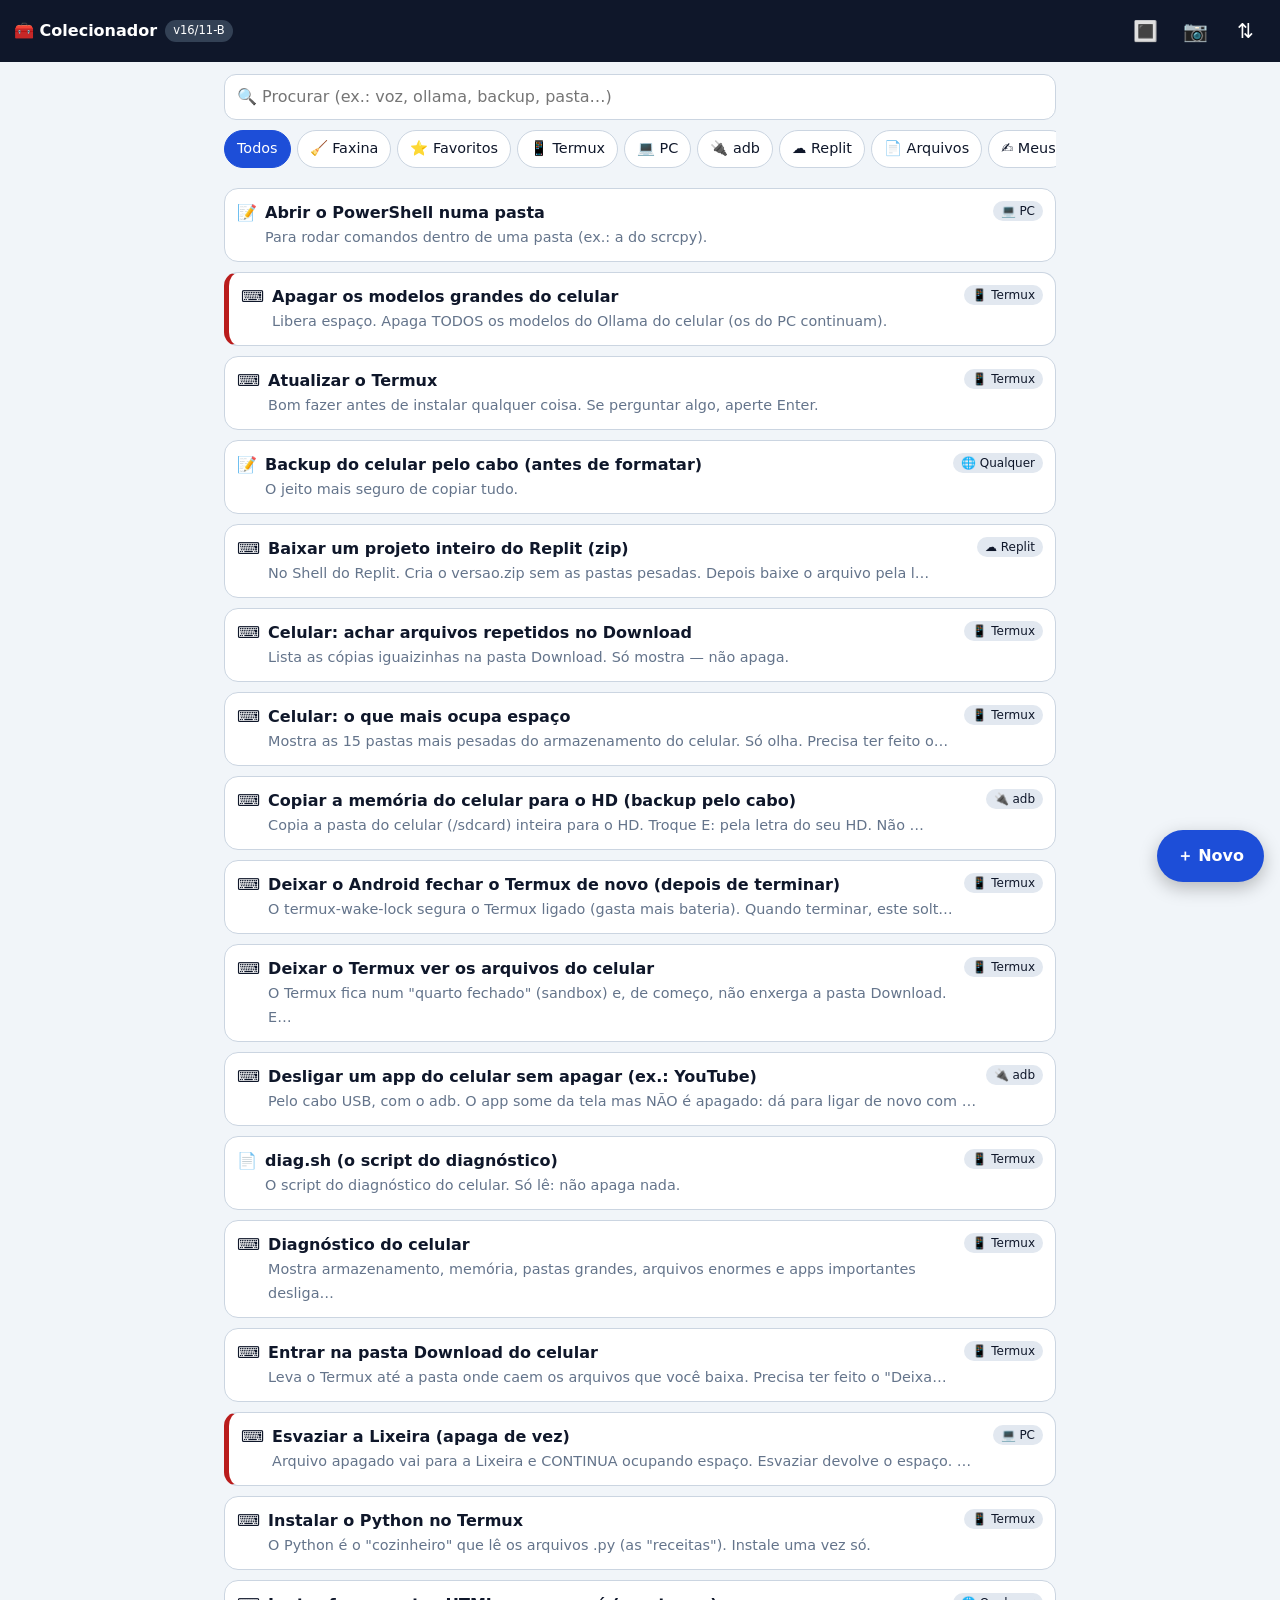
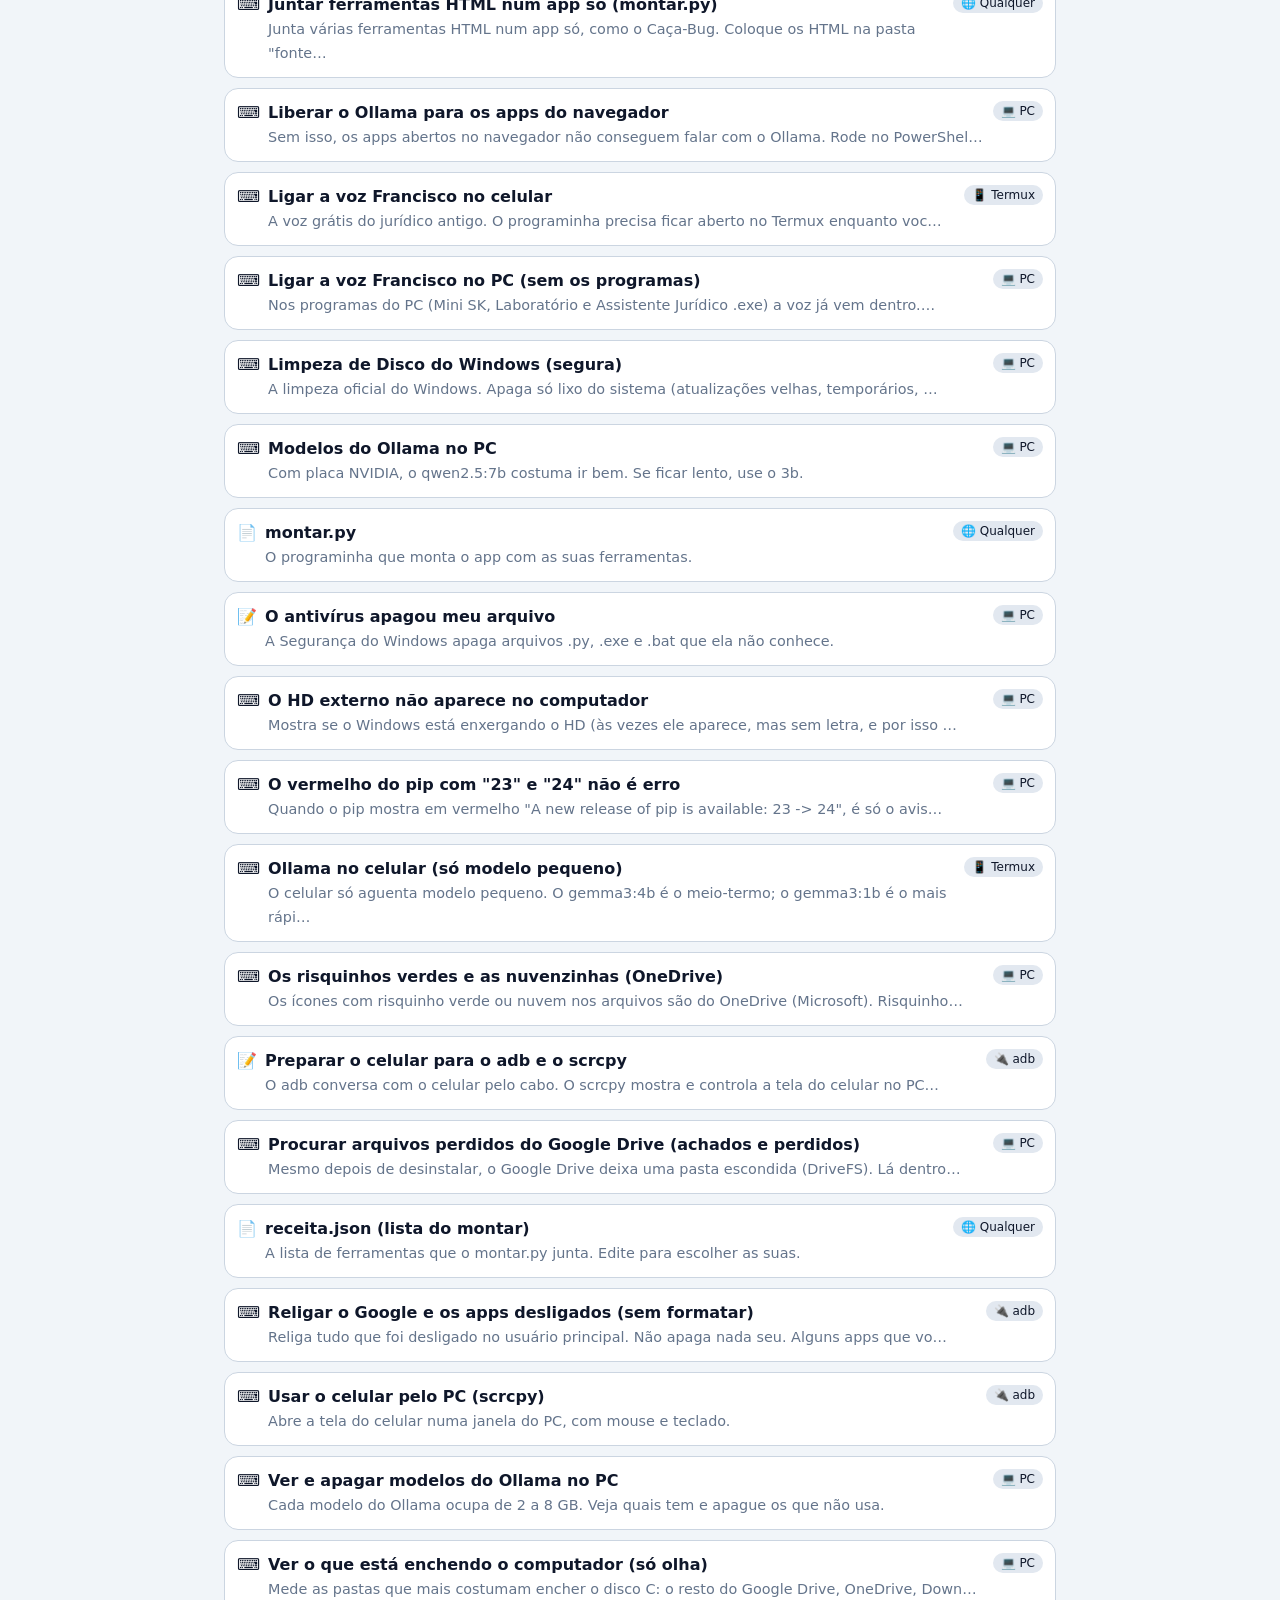
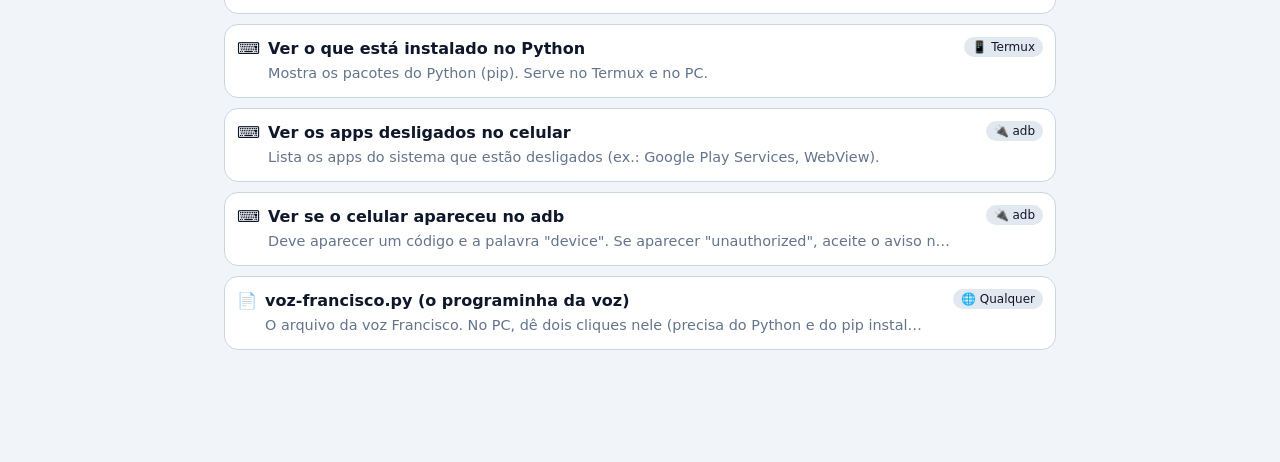
<file: index.html>
<!doctype html>
<html lang="pt-BR">
<head>
<meta charset="utf-8">
<meta name="viewport" content="width=device-width,initial-scale=1">
<title>Colecionador de Comandos</title>
<link rel="stylesheet" href="css/app.css">
  <!-- PWA:inicio (gerado pelo Mini SK — pode refazer no painel 📱 PWA) -->
  <link rel="manifest" href="manifest.json">
  <meta name="theme-color" content="#6fbd92">
  <meta name="mobile-web-app-capable" content="yes">
  <meta name="apple-mobile-web-app-capable" content="yes">
  <meta name="apple-mobile-web-app-status-bar-style" content="black-translucent">
  <meta name="apple-mobile-web-app-title" content="Colecionador">
  <link rel="icon" href="favicon.ico" sizes="any">
  <link rel="icon" href="icons/icon.svg" type="image/svg+xml">
  <link rel="apple-touch-icon" href="icons/apple-touch-icon.png">
  <script>
    if ('serviceWorker' in navigator && location.protocol.indexOf('http') === 0) {
      addEventListener('load', function () { navigator.serviceWorker.register('service-worker.js').catch(function (e) { console.warn('Service worker:', e); }); });
    }
  </script>
  <!-- PWA:fim -->
</head>
<body>
<header>
  <b>🧰 Colecionador</b><span class="chip" id="versao">v16/11-B</span>
  <span class="cresce"></span>
  <button class="ic" id="bt-qr" title="Transformar texto ou código em QR Code" aria-label="Texto em QR">🔳</button>
  <button class="ic" id="bt-ler" title="Ler QR Code" aria-label="Ler QR Code">📷</button>
  <button class="ic" id="bt-menu" title="Guardar e trazer" aria-label="Guardar e trazer">⇅</button>
</header>
<main>
  <input type="search" id="busca" placeholder="🔍 Procurar (ex.: voz, ollama, backup, pasta…)">
  <div class="filtros" id="filtros"></div>
  <div id="lista"></div>
  <p class="mu centro" id="vazio" hidden>Nada encontrado.</p>
</main>
<button class="novo" id="bt-novo" title="Guardar um comando ou arquivo novo">＋ Novo</button>

<div class="fundo" id="modal" hidden><div class="caixa" id="caixa"></div></div>

<script src="js/pacote-claude.js"></script>
<script src="js/app.js"></script>
</body>
</html>
</file>
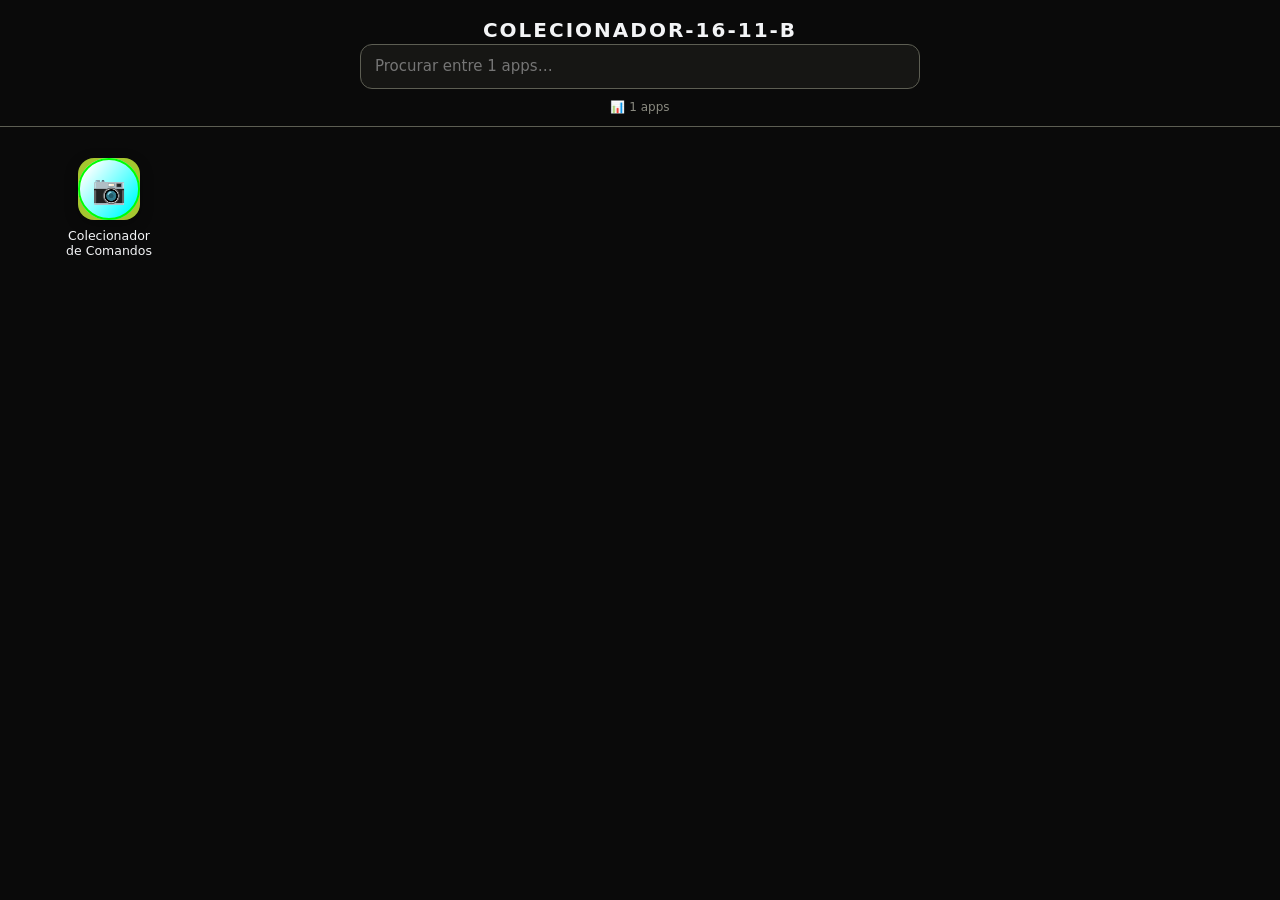
<file: hub.html>
<!doctype html>
<!-- SK-HUB -->
<html lang="pt-BR">
<head>
  <meta charset="utf-8">
  <meta name="viewport" content="width=device-width, initial-scale=1, viewport-fit=cover">
  <title>Colecionador-16-11-B</title>
  <style>
    :root{--bg:#0a0a0a;--card:#161614;--line:#5d5e53;--tx:#f3f4f6;--mut:#8a8a80;--acc:#a3a082}
    *{box-sizing:border-box}body{margin:0;background:var(--bg);color:var(--tx);font:15px/1.4 system-ui,-apple-system,"Segoe UI",Roboto,sans-serif;padding:env(safe-area-inset-top) 0 24px}
    header{position:sticky;top:0;background:var(--bg);padding:16px 16px 10px;z-index:2;border-bottom:1px solid var(--line);text-align:center}
    .logo{width:72px;height:72px;border-radius:50%;margin:0 auto 10px;display:grid;place-items:center;background:var(--acc);color:var(--bg);font:bold 34px Georgia,serif;box-shadow:0 0 30px color-mix(in srgb,var(--acc) 35%,transparent);border:2px solid #fff}
    h1{margin:0;font-size:20px;letter-spacing:2px;text-transform:uppercase}.sub{color:var(--acc);font-size:12px;letter-spacing:2px;margin:4px 0 10px}
    input{width:100%;max-width:560px;padding:11px 14px;border-radius:12px;border:1px solid var(--line);background:var(--card);color:var(--tx);font:inherit}
    .grid{display:grid;grid-template-columns:repeat(auto-fill,minmax(96px,1fr));gap:12px;padding:16px;max-width:1200px;margin:0 auto}
    a.app{display:flex;flex-direction:column;align-items:center;gap:8px;text-decoration:none;color:var(--tx);padding:14px 6px;border-radius:14px;border:1px solid transparent;transition:.15s}
    a.app:hover,a.app:focus{background:var(--card);border-color:var(--line);outline:none;transform:translateY(-2px)}
    .ic{width:62px;height:62px;border-radius:16px;display:grid;place-items:center;font-weight:800;font-size:23px;color:#fff;overflow:hidden;box-shadow:0 4px 14px rgba(0,0,0,.3)}
    .ic.em{background:var(--card)!important;border:1px solid var(--line);font-size:32px}
    .ic img{width:100%;height:100%;object-fit:cover}
    .nm{font-size:12.5px;text-align:center;line-height:1.25;word-break:break-word;display:-webkit-box;-webkit-line-clamp:2;-webkit-box-orient:vertical;overflow:hidden}
    .ds{font-size:10.5px;color:var(--mut);text-align:center}
    .vazio{color:var(--mut);padding:30px 16px;text-align:center;grid-column:1/-1}
    .info{text-align:center;color:var(--mut);font-size:12px;margin-top:10px}
    .links{display:flex;gap:10px;justify-content:center;flex-wrap:wrap;padding:0 16px}
    .links a{color:var(--tx);text-decoration:none;font-size:13px;padding:9px 16px;border:1px solid var(--line);border-radius:30px}
    .links a:hover{background:var(--acc);color:var(--bg)}
    #inst{position:fixed;right:16px;bottom:16px;padding:13px 20px;border:0;border-radius:40px;background:var(--acc);color:var(--bg);font-weight:bold;font-size:15px;box-shadow:0 6px 20px rgba(0,0,0,.4);display:none;cursor:pointer}
  </style>
  <!-- PWA:inicio (gerado pelo Mini SK — pode refazer no painel 📱 PWA) -->
  <link rel="manifest" href="hub.webmanifest">
  <meta name="theme-color" content="#5d5e53">
  <meta name="mobile-web-app-capable" content="yes">
  <meta name="apple-mobile-web-app-capable" content="yes">
  <meta name="apple-mobile-web-app-status-bar-style" content="black-translucent">
  <meta name="apple-mobile-web-app-title" content="Colecionador">
  <link rel="icon" href="favicon.ico" sizes="any">
  <link rel="icon" href="icons/icon.svg" type="image/svg+xml">
  <link rel="apple-touch-icon" href="icons/apple-touch-icon.png">
  <script>
    if ('serviceWorker' in navigator && location.protocol.indexOf('http') === 0) {
      addEventListener('load', function () { navigator.serviceWorker.register('service-worker.js').catch(function (e) { console.warn('Service worker:', e); }); });
    }
  </script>
  <!-- PWA:fim -->
</head>
<body>
  <header><h1>Colecionador-16-11-B</h1><input id="q" type="search" placeholder="Procurar entre 1 apps…" autocomplete="off"><div class="info" id="info"></div></header>
  <main class="grid" id="g"></main>
  <button id="inst">📥 Instalar app</button>
  <script>
    // Lista gravada pelo Mini SK — está DENTRO deste arquivo, não no navegador.
    // Funciona igual em qualquer celular e depois de instalar.
    var APPS = [
 {
  "n": "Colecionador de Comandos",
  "d": "",
  "u": "index.html",
  "i": "icons/icon.svg",
  "e": "",
  "c": "hsl(73 62% 48%)",
  "l": "CC"
 }
];
    var g = document.getElementById('g'), q = document.getElementById('q');
    function rec(){ try { return JSON.parse(localStorage.getItem('hub-recentes') || '[]'); } catch (e) { return []; } }
    function esc(s){ return String(s).replace(/[&<>"]/g, function(c){ return {'&':'&amp;','<':'&lt;','>':'&gt;','"':'&quot;'}[c]; }); }
    function card(a){ var ic = a.e ? '<span class="ic em">' + esc(a.e) + '</span>' : '<span class="ic" style="background:' + a.c + '">' + (a.i ? '<img src="' + esc(a.i) + '" alt="" loading="lazy" onerror="this.parentNode.textContent=\'' + esc(a.l) + '\'">' : esc(a.l)) + '</span>';
      return '<a class="app" href="' + esc(a.u) + '" data-u="' + esc(a.u) + '">' + ic + '<span class="nm">' + esc(a.n) + '</span>' + (a.d ? '<span class="ds">' + esc(a.d) + '</span>' : '') + '</a>'; }
    function show(){ var t = q.value.trim().toLowerCase(); var r = rec(); var list = APPS.filter(function(a){ return !t || (a.n + ' ' + a.d + ' ' + a.u).toLowerCase().indexOf(t) >= 0; });
      if (!t) list.sort(function(a,b){ var x = r.indexOf(a.u), y = r.indexOf(b.u); return (x < 0 ? 999 : x) - (y < 0 ? 999 : y); });
      g.innerHTML = list.map(card).join('') || '<p class="vazio">Nada encontrado.</p>';
      document.getElementById('info').textContent = '📊 ' + APPS.length + ' apps' + (!t && r.length ? ' · os usados por último aparecem primeiro' : ''); }
    g.addEventListener('click', function(e){ var a = e.target.closest('a.app'); if (!a) return; var r = rec().filter(function(u){ return u !== a.dataset.u; }); r.unshift(a.dataset.u); try { localStorage.setItem('hub-recentes', JSON.stringify(r.slice(0, 30))); } catch (e) {} });
    q.addEventListener('input', show); show();
    var ev; addEventListener('beforeinstallprompt', function(e){ e.preventDefault(); ev = e; document.getElementById('inst').style.display = 'block'; });
    document.getElementById('inst').onclick = function(){ if (ev) { ev.prompt(); ev = null; this.style.display = 'none'; } };
  </script>
</body>
</html>
</file>
<file: css/app.css>
[hidden]{display:none!important}
:root{--bg:#f1f5f9;--card:#fff;--tx:#0f172a;--mu:#64748b;--li:#cbd5e1;--az:#1d4ed8;--ok:#047857;--er:#b91c1c;--am:#b45309;--cod:#0b1220;--codtx:#d1fae5}
@media (prefers-color-scheme:dark){:root{--bg:#0b1220;--card:#111a2e;--tx:#e5e7eb;--mu:#94a3b8;--li:#24324a;--cod:#05080f}}
*{box-sizing:border-box}
body{margin:0;background:var(--bg);color:var(--tx);font:16px/1.5 system-ui,-apple-system,Segoe UI,Roboto,Arial,sans-serif;padding-bottom:90px}
header{position:sticky;top:0;z-index:5;background:#0f172a;color:#fff;display:flex;gap:8px;align-items:center;padding:10px 14px}
.chip{font-size:.72rem;background:#334155;border-radius:99px;padding:2px 8px}
.cresce{flex:1}
.ic{font-size:1.25rem;background:none;border:0;color:inherit;min-width:42px;min-height:42px;cursor:pointer}
main{max-width:860px;margin:0 auto;padding:12px 14px}
input,select,textarea{width:100%;font:inherit;color:var(--tx);background:var(--card);border:1px solid var(--li);border-radius:12px;padding:10px 12px;min-height:46px}
textarea{min-height:120px;font-family:ui-monospace,Menlo,Consolas,monospace;font-size:.88rem}
.filtros{display:flex;gap:6px;overflow-x:auto;padding:10px 0;scrollbar-width:none}
.filtros::-webkit-scrollbar{display:none}
.filtro{flex:none;border:1px solid var(--li);background:var(--card);color:var(--tx);border-radius:99px;padding:6px 12px;font:inherit;font-size:.9rem;cursor:pointer;min-height:38px}
.filtro.on{background:var(--az);border-color:var(--az);color:#fff}
.item{background:var(--card);border:1px solid var(--li);border-radius:14px;margin:10px 0;overflow:hidden}
.item.perigo{border-left:5px solid var(--er)}
.cab{display:flex;gap:8px;align-items:flex-start;padding:12px;cursor:pointer}
.cab .t{flex:1}
.cab b{display:block}
.onde{font-size:.75rem;border-radius:99px;padding:1px 8px;background:#e2e8f0;color:#0f172a;white-space:nowrap}
.corpo{padding:0 12px 12px}
.passo{margin:10px 0}
.passo p{margin:0 0 4px}
.cmd{display:flex;gap:6px;align-items:stretch}
.cmd code{flex:1;display:block;background:var(--cod);color:var(--codtx);border-radius:10px;padding:10px;font:14px/1.4 ui-monospace,Menlo,Consolas,monospace;white-space:pre-wrap;overflow-wrap:anywhere}
.cmd .bt{flex:none}
.bt{font:inherit;font-weight:600;border:1px solid var(--li);background:var(--card);color:var(--tx);border-radius:10px;padding:8px 12px;min-height:42px;cursor:pointer}
.bt.p{background:var(--az);border-color:var(--az);color:#fff}
.bt.mini{padding:4px 10px;min-height:36px;font-size:.9rem}
.linha{display:flex;gap:6px;flex-wrap:wrap;align-items:center;margin:8px 0}
.mu{color:var(--mu);font-size:.9rem}
.centro{text-align:center}
.cuidado{background:#fef3c7;color:#78350f;border-radius:10px;padding:8px 10px;margin:8px 0;font-size:.92rem}
.novo{position:fixed;right:16px;bottom:18px;z-index:6;background:var(--az);color:#fff;border:0;border-radius:99px;padding:14px 20px;font:inherit;font-weight:700;box-shadow:0 6px 18px rgba(0,0,0,.25);cursor:pointer}
.fundo{position:fixed;inset:0;background:rgba(0,0,0,.55);z-index:20;display:flex;align-items:flex-end;justify-content:center}
.caixa{background:var(--card);width:100%;max-width:700px;max-height:92vh;overflow:auto;border-radius:18px 18px 0 0;padding:16px}
@media(min-width:720px){.fundo{align-items:center}.caixa{border-radius:18px}}
.caixa h2{margin:0 0 8px;font-size:1.1rem}
label.cp{display:block;font-size:.88rem;color:var(--mu);margin:10px 0 4px}
#qr{display:flex;justify-content:center;background:#fff;padding:14px;border-radius:12px;margin:10px 0}
video{width:100%;border-radius:12px;background:#000}
.aviso{position:fixed;left:50%;bottom:86px;transform:translateX(-50%);background:#0f172a;color:#fff;padding:10px 16px;border-radius:12px;z-index:30;max-width:90vw;font-size:.95rem}
.tag{font-size:.75rem;color:var(--mu);margin-right:6px}
</file>
